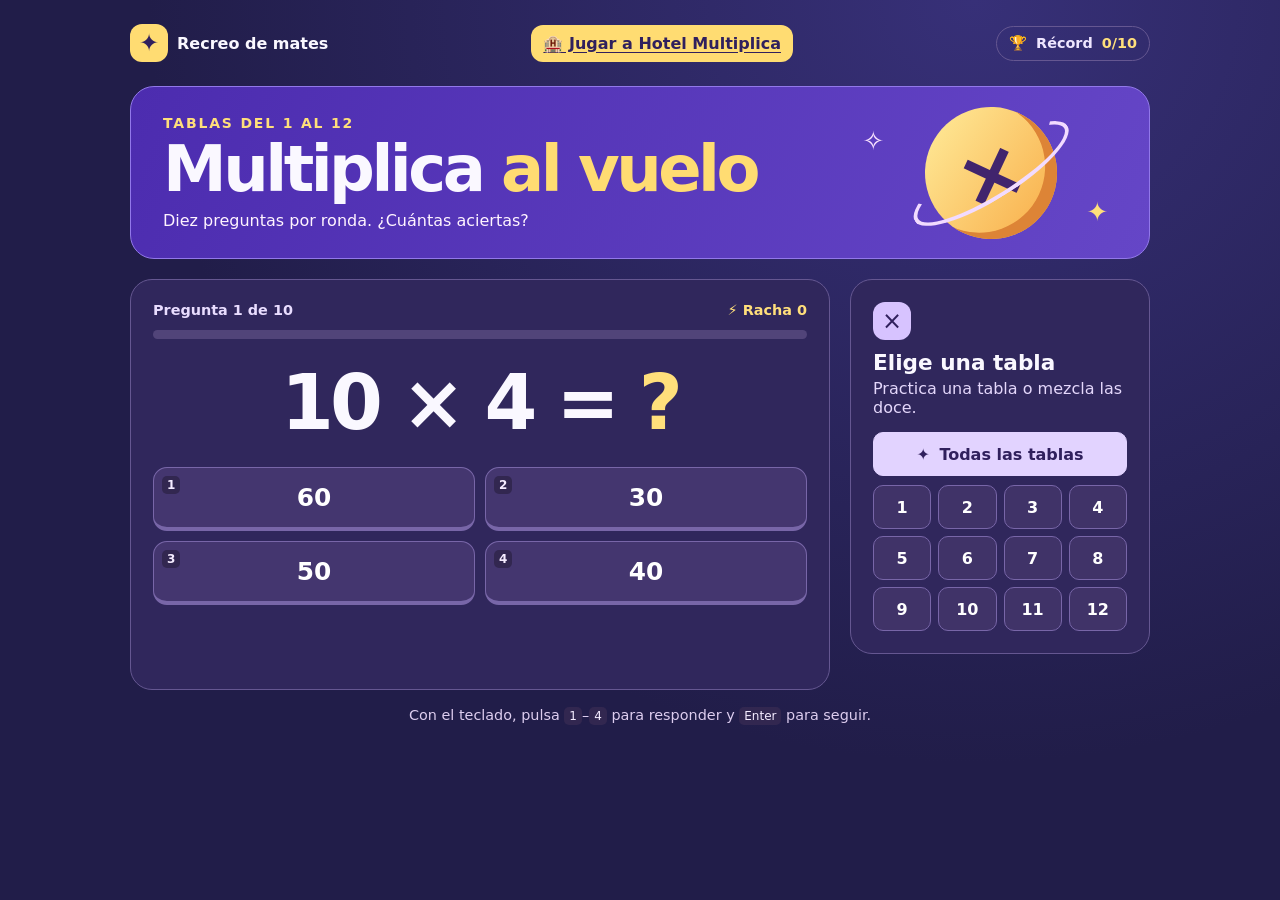
<file: index.html>
<!doctype html>
<html lang="es">
<head>
<meta charset="utf-8">
<meta name="viewport" content="width=device-width, initial-scale=1">
<meta name="theme-color" content="#24205a">
<title>Multiplica al vuelo</title>
<link rel="stylesheet" href="estilos.css">
<script src="juego.js" defer></script>
</head>
<body>
<main class="shell">
<header class="masthead">
  <div class="brand"><span class="logo" aria-hidden="true">✦</span> Recreo de mates</div>
  <a class="hotel-link" href="hotel/">🏨 Jugar a Hotel Multiplica</a>
  <div class="record"><span aria-hidden="true">🏆</span> Récord <strong id="record">0/10</strong></div>
</header>
<section class="hero">
  <p class="eyebrow">TABLAS DEL 1 AL 12</p>
  <h1>Multiplica <em>al vuelo</em></h1>
  <p>Diez preguntas por ronda. ¿Cuántas aciertas?</p>
  <div class="planet" aria-hidden="true"><span>×</span></div>
  <span class="spark s1" aria-hidden="true">✧</span><span class="spark s2" aria-hidden="true">✦</span>
</section>
<div class="layout">
  <section class="game" aria-label="Partida">
    <div class="game-head">
      <span id="progress-label">Pregunta 1 de 10</span>
      <span id="streak"><span aria-hidden="true">⚡</span> Racha 0</span>
    </div>
    <progress id="progress" value="0" max="10" aria-label="Preguntas respondidas"></progress>
    <div id="round">
      <h2 id="problem" tabindex="-1"></h2>
      <div id="answers" class="answers" aria-label="Opciones de respuesta"></div>
      <div class="feedback">
        <p id="message" role="status"></p>
        <button id="next" class="primary" type="button" hidden>Siguiente</button>
      </div>
    </div>
    <div id="summary" hidden>
      <div class="medal" aria-hidden="true">★</div>
      <h2 id="result" tabindex="-1"></h2>
      <p id="result-note"></p>
      <ul id="review"></ul>
      <button id="again" type="button" class="primary">Jugar otra vez</button>
    </div>
  </section>
  <aside class="settings" aria-labelledby="settings-title">
    <span class="tile" aria-hidden="true">×</span>
    <h2 id="settings-title">Elige una tabla</h2>
    <p>Practica una tabla o mezcla las doce.</p>
    <button type="button" class="mix" data-table="0" aria-pressed="true"><span aria-hidden="true">✦</span> Todas las tablas</button>
    <div id="tables" class="tables"></div>
  </aside>
</div>
<p class="keyboard">Con el teclado, pulsa <kbd>1</kbd>–<kbd>4</kbd> para responder y <kbd>Enter</kbd> para seguir.</p>
</main>
</body>
</html>
</file>
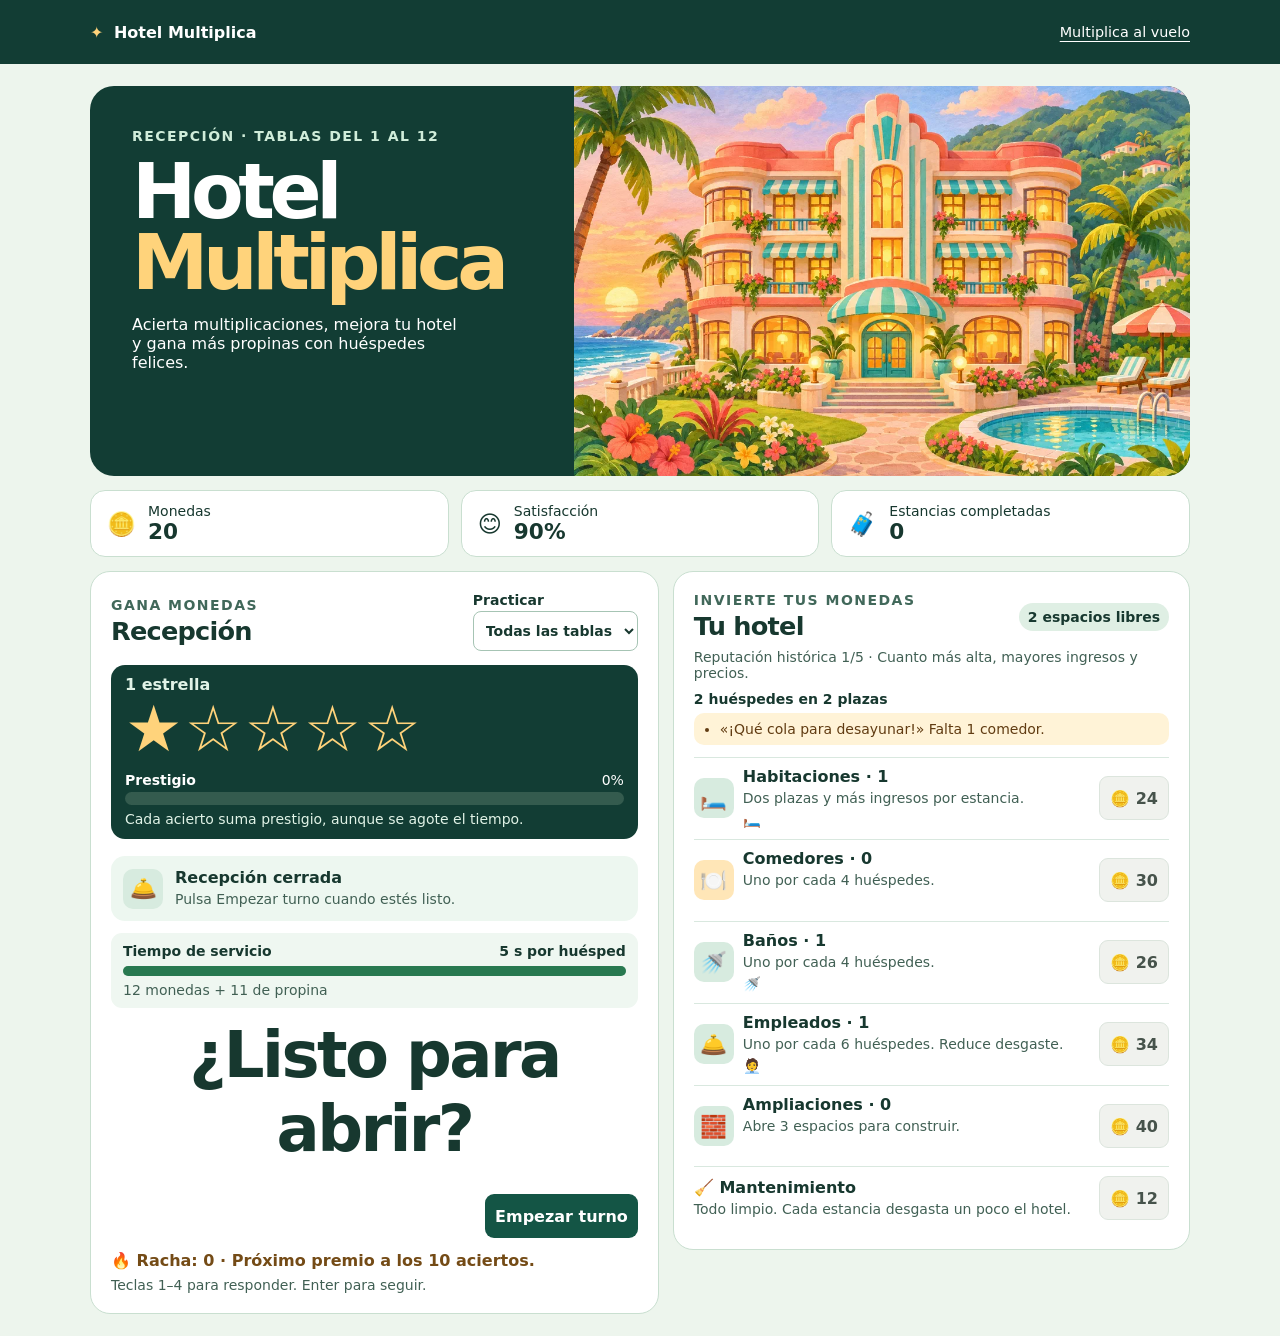
<file: hotel/index.html>
<!doctype html>
<html lang="es">
<head>
  <meta charset="utf-8">
  <meta name="viewport" content="width=device-width, initial-scale=1">
  <meta name="theme-color" content="#123d34">
  <title>Hotel Multiplica</title>
  <link rel="stylesheet" href="hotel.css?v=3">
  <script src="hotel.js?v=3" defer></script>
</head>
<body>
  <header class="top">
    <div class="wrap top-inner">
      <a class="brand" href="./"><span aria-hidden="true">✦</span> Hotel Multiplica</a>
      <a class="classic" href="../">Multiplica al vuelo</a>
    </div>
  </header>
  <main class="wrap">
    <section class="hero" aria-labelledby="title">
      <div class="hero-copy">
        <p class="eyebrow">Recepción · Tablas del 1 al 12</p>
        <h1 id="title">Hotel<br> <em>Multiplica</em></h1>
        <p>Acierta multiplicaciones, mejora tu hotel y gana más propinas con huéspedes felices.</p>
      </div>
      <img class="hotel-art" src="hotel.webp" alt="Ilustración de un hotel con tejados coral y palmeras">
    </section>
    <section class="stats" aria-label="Estado del hotel">
      <div class="stat"><span aria-hidden="true">🪙</span><div>Monedas<strong id="coins"></strong></div></div>
      <div class="stat"><span aria-hidden="true">😊</span><div>Satisfacción<strong id="happiness"></strong></div></div>
      <div class="stat"><span aria-hidden="true">🧳</span><div>Estancias completadas<strong id="stays"></strong></div></div>
    </section>
    <section id="awards" class="awards" aria-label="Premios del hotel" hidden></section>
    <div class="columns">
      <section class="panel reception" aria-labelledby="reception-title">
        <div class="panel-head">
          <div><p class="eyebrow">Gana monedas</p><h2 id="reception-title">Recepción</h2></div>
          <label for="table">Practicar
            <select id="table"><option value="0">Todas las tablas</option></select>
          </label>
        </div>
        <div class="rating">
          <strong id="rating"></strong>
          <span id="stars" aria-hidden="true"></span>
          <div class="prestige-head"><strong id="prestige-label">Prestigio</strong><span id="prestige-value" aria-hidden="true"></span></div>
          <progress id="prestige" max="100" value="0" aria-labelledby="prestige-label"></progress>
          <p id="pace"></p>
        </div>
        <div class="guest">
          <span id="avatar" class="avatar" aria-hidden="true"></span>
          <div><strong id="guest-name"></strong><p id="guest-request"></p></div>
        </div>
        <div class="service">
          <div class="timer-head"><strong id="time-label">Tiempo de servicio</strong><span id="time-text"></span></div>
          <div id="timer" class="timer" role="progressbar" aria-labelledby="time-label" aria-valuemin="0" aria-valuemax="5" aria-valuenow="5"><span></span></div>
          <p class="reward" id="reward"></p>
        </div>
        <h3 tabindex="-1" id="question"></h3>
        <div class="answers" id="answers" aria-label="Respuestas"></div>
        <div class="feedback">
          <p id="feedback" role="status"></p>
          <button id="next" type="button" class="primary" hidden>Siguiente huésped</button>
        </div>
        <p id="streak" class="streak"></p>
        <p id="event" class="event" role="status"></p>
        <p class="keyboard">Teclas 1–4 para responder. Enter para seguir.</p>
      </section>
      <section class="panel management" aria-labelledby="management-title">
        <div class="panel-head">
          <div><p class="eyebrow">Invierte tus monedas</p><h2 id="management-title">Tu hotel</h2></div>
          <span class="space" id="space"></span>
        </div>
        <p id="goal"></p>
        <p id="capacity"></p>
        <ul id="complaints" aria-label="Necesidades de los huéspedes"></ul>
        <div id="upgrades"></div>
        <div class="maintenance">
          <div><strong>🧹 Mantenimiento</strong><p id="condition"></p></div>
          <button id="clean" type="button" class="purchase">🪙 12</button>
        </div>
        <p id="hotel-message" role="status"></p>
      </section>
    </div>
  </main>
</body>
</html>
</file>
<file: estilos.css>
* { box-sizing: border-box; }
:root {
  color-scheme: dark;
  font-family: ui-rounded, "Trebuchet MS", system-ui, sans-serif;
  color: #faf8ff;
  background: #211d49;
}
body { margin: 0; min-height: 100vh; background: radial-gradient(ellipse at 76% 0%, #373078, transparent 60%); }
button { font: inherit; cursor: pointer; }
button:focus-visible, [tabindex="-1"]:focus-visible { outline: 3px solid #ffd966; outline-offset: 4px; }
[hidden] { display: none !important; }
.shell { width: min(100% - 32px, 1020px); margin: auto; padding: 24px 0; }
.masthead { display: flex; align-items: center; justify-content: space-between; gap: 12px; margin-bottom: 24px; }
.brand, .record { display: flex; align-items: center; gap: 9px; font-weight: 800; }
.logo, .tile { background: #ffdc72; color: #30205d; border-radius: 12px; display: inline-grid; place-items: center; width: 38px; height: 38px; font-size: 1.5rem; }
.record { border: 1px solid #655791; border-radius: 999px; padding: 8px 12px; color: #eee6ff; font-size: .9rem; }
.record strong { color: #ffdf7b; }
.hero { position: relative; isolation: isolate; overflow: hidden; background: linear-gradient(115deg, #4c2caf, #6546c7); border: 1px solid #9278ea; border-radius: 24px; padding: 28px 32px; margin-bottom: 20px; }
.hero p { margin: 0; color: #fff4ff; }
.hero .eyebrow { color: #ffdf7b; font-size: .875rem; font-weight: 900; letter-spacing: .13em; }
h1 { margin: 5px 0 8px; font-size: clamp(2.25rem, 6vw, 4rem); line-height: 1.05; letter-spacing: -.055em; }
h1 em { color: #ffdc72; font-style: normal; }
.planet { position: absolute; z-index: -1; width: 132px; height: 132px; right: 9%; top: 50%; transform: translateY(-50%) rotate(-20deg); display: grid; place-items: center; border-radius: 50%; background: linear-gradient(145deg,#ffec9a,#f8ab46); color: #41246d; font-size: 5.1rem; font-weight: 900; box-shadow: inset -9px -10px 0 #dd8436; }
.planet::after { content: ""; position: absolute; width: 172px; height: 43px; border: 4px solid #f2dbff; border-top-color: transparent; border-radius: 50%; transform: rotate(-12deg); }
.spark { position: absolute; color: #fbe4ff; font-size: 1.65rem; z-index: -1; }
.s1 { right: 26%; top: 22%; } .s2 { right: 4%; bottom: 18%; color: #ffdf7b; }
.layout { display: grid; grid-template-columns: minmax(0, 1fr) minmax(230px, 300px); gap: 20px; align-items: start; }
.game, .settings { border-radius: 22px; border: 1px solid #655791; background: #30275c; padding: 22px; }
.game-head { display: flex; justify-content: space-between; gap: 12px; font-size: .9rem; font-weight: 800; color: #e9ddff; }
#streak { color: #ffdf7b; }
progress { width: 100%; height: 9px; appearance: none; display: block; margin-top: 12px; border: none; border-radius: 12px; background: #514479; overflow: hidden; }
progress::-webkit-progress-bar { background: #514479; }
progress::-webkit-progress-value { background: #be9cff; border-radius: 12px; }
progress::-moz-progress-bar { background: #be9cff; }
#problem { margin: 20px 0; text-align: center; font-size: clamp(2.8rem, 8vw, 4.75rem); line-height: 1.15; letter-spacing: -.05em; }
#problem span { color: #ffdf7b; }
.answers { display: grid; grid-template-columns: repeat(2, minmax(0, 1fr)); gap: 10px; }
.answer { position: relative; min-height: 64px; border-radius: 14px; border: 1px solid #7866a8; border-bottom-width: 4px; background: #44366f; color: #fff; font-size: 1.55rem; font-weight: 900; }
.answer kbd { position: absolute; top: 8px; left: 8px; font-weight: 700; }
.answer:hover:not(:disabled), .tables button:hover, .mix:hover { background: #58458b; }
.answer:disabled { cursor: default; }
.answer.correct { background: #235e4d; border-color: #87e9b9; }
.answer.incorrect { background: #713d68; border-color: #ff9bb5; }
.feedback { min-height: 62px; display: flex; align-items: center; justify-content: space-between; gap: 10px; padding-top: 10px; }
#message { margin: 0; color: #f1e4ff; }
.primary { background: #ffdc72; color: #291e52; border: none; border-radius: 12px; min-height: 44px; padding: 8px 16px; font-weight: 900; }
.primary:hover { background: #ffebaa; }
.settings h2 { margin: 10px 0 4px; font-size: 1.35rem; }
.settings p { margin: 0 0 15px; color: #e4d7fb; }
.tile { background: #d7c3ff; }
.mix, .tables button { border: 1px solid #7866a8; color: #fff; background: #403368; border-radius: 10px; min-height: 44px; font-weight: 800; }
.mix { width: 100%; margin-bottom: 9px; }
.mix span { padding-right: 4px; }
.tables { display: grid; grid-template-columns: repeat(4, minmax(0,1fr)); gap: 7px; }
button[aria-pressed="true"], button[aria-pressed="true"]:hover { background: #e2d3ff; color: #30205d; border-color: #e2d3ff; }
.keyboard { color: #ddcdef; text-align: center; font-size: .9rem; margin: 17px 0 0; }
kbd { display: inline-block; border-radius: 5px; color: #f5ecff; background: #322750; padding: 2px 5px; font: inherit; font-size: .75rem; }
#summary { text-align: center; padding-top: 18px; }
#summary h2 { margin: 8px 0; font-size: 2rem; }
.medal { color: #ffdc72; font-size: 3rem; line-height: 1; }
#review { max-width: 300px; margin: 12px auto 18px; list-style: none; padding: 0; color: #f2e8ff; }
#review li { padding: 3px; }
@media (max-width: 700px) {
  .layout { grid-template-columns: 1fr; }
  .planet { width: 74px; height: 74px; font-size: 2.8rem; right: 7%; top: 39%; }
  .planet::after { width: 92px; height: 24px; border-width: 3px; }
  .s1 { display: none; }
  .hero { padding: 24px 20px; }
  .hero h1 { max-width: calc(100% - 85px); }
}
@media (max-width: 380px) {
  .planet, .spark { display: none; }
  .hero h1 { max-width: none; }
  .game, .settings { padding: 16px; }
}

.masthead { flex-wrap: wrap; }
.hotel-link { color: #30205d; background: #ffdc72; border-radius: 12px; padding: 9px 12px; font-weight: 850; text-underline-offset: 3px; }
.hotel-link:hover { background: #ffebaa; }
</file>
<file: hotel/hotel.css>
:root {
  color-scheme: light;
  font-family: system-ui, sans-serif;
  color: #17382f;
  background: #edf5ed;
}
* { box-sizing: border-box; }
body { margin: 0; }
[hidden] { display: none !important; }
.wrap { width: min(1100px, calc(100% - 32px)); margin-inline: auto; }
.top { background: #123d34; color: white; }
.top-inner { display: flex; justify-content: space-between; align-items: center; gap: 12px; min-height: 64px; }
.top a { color: inherit; }
.brand { font-weight: 850; text-decoration: none; }
.brand span { color: #ffd37b; margin-right: 5px; }
.classic { font-size: .9rem; text-underline-offset: 4px; }
.hero { margin-top: 22px; border-radius: 24px; background: #123d34; color: white; overflow: hidden; display: grid; grid-template-columns: 44% 56%; }
.hero-copy { padding: clamp(22px, 4vw, 42px); }
.eyebrow { margin: 0; text-transform: uppercase; letter-spacing: .105em; font-weight: 800; font-size: .875rem; }
.hero .eyebrow { color: #d0edda; }
h1 { font-size: clamp(3rem, 6vw, 5.3rem); line-height: .93; letter-spacing: -.07em; margin: 12px 0; }
h1 em { color: #ffd37b; font-style: normal; }
.hero-copy > p:not(.eyebrow) { max-width: 33ch; }
.hotel-art { width: 100%; height: 100%; max-height: 390px; object-fit: cover; min-height: 0; display: block; }
.rating { background: #123d34; color: #fff; border-radius: 14px; padding: 10px 14px 12px; margin-top: 14px; }
#rating { display: block; color: #e1f3e7; }
#stars { display: block; color: #ffd37b; font-size: clamp(2.4rem, 5vw, 4.25rem); line-height: 1.1; letter-spacing: .035em; }
.prestige-head { display: flex; justify-content: space-between; gap: 8px; margin: 8px 0 4px; font-size: .875rem; }
#prestige { display: block; width: 100%; height: 13px; appearance: none; border: 0; border-radius: 999px; overflow: hidden; background: #345b4e; }
#prestige::-webkit-progress-bar { background: #345b4e; }
#prestige::-webkit-progress-value { background: #ffd37b; border-radius: 999px; transition: width .25s ease; }
#prestige::-moz-progress-bar { background: #ffd37b; border-radius: 999px; }
#pace { margin: 6px 0 0; color: #e1f3e7; font-size: .875rem; }
.stats { display: grid; grid-template-columns: repeat(3, 1fr); gap: 12px; margin: 14px 0; }
.stat { background: #fff; border: 1px solid #c9dfd0; border-radius: 15px; display: flex; align-items: center; gap: 12px; padding: 12px 16px; font-size: .875rem; }
.stat > span { font-size: 1.45rem; }
.stat strong { display: block; font-size: 1.35rem; }
.columns { display: grid; grid-template-columns: 1.1fr 1fr; gap: 14px; align-items: start; margin-bottom: 22px; }
.panel { background: #fff; border: 1px solid #c9dfd0; border-radius: 20px; padding: 20px; }
.panel-head { display: flex; align-items: center; justify-content: space-between; gap: 12px; }
.panel-head .eyebrow { color: #41685a; }
h2 { margin: 3px 0 0; font-size: 1.6rem; letter-spacing: -.03em; }
label { display: grid; gap: 3px; font-size: .875rem; font-weight: 700; }
button, select { font: inherit; }
select { border: 1px solid #a6c4b4; background: white; color: inherit; padding: 8px; border-radius: 8px; min-height: 40px; }
button { cursor: pointer; }
button:disabled { cursor: default; }
:focus-visible { outline: 3px solid #9b4a22; outline-offset: 3px; }
.guest { display: flex; align-items: center; gap: 12px; background: #edf7f0; border-radius: 14px; padding: 12px; margin-top: 17px; }
.avatar, .upgrade-icon { display: grid; place-items: center; flex: 0 0 40px; min-height: 40px; background: #d7ebdf; border-radius: 10px; font-size: 1.35rem; }
.guest p, .upgrade p, .maintenance p { margin: 3px 0 0; font-size: .875rem; line-height: 1.35; color: #416054; }
.reward { margin: 11px 0 0; color: #416054; font-size: .875rem; }
#question { margin: 10px 0 14px; font-size: clamp(2.4rem, 7vw, 4rem); text-align: center; letter-spacing: -.04em; }
.answers { display: grid; grid-template-columns: repeat(2, 1fr); gap: 8px; }
.answer { position: relative; color: inherit; border: 1px solid #a8c9b7; border-bottom-width: 3px; background: #f3faf5; border-radius: 11px; min-height: 54px; font-size: 1.4rem; font-weight: 800; }
.answer:hover:not(:disabled) { background: #def3e5; }
.answer kbd { position: absolute; left: 8px; top: 6px; font-size: .75rem; color: #416054; }
.answer.correct { background: #d3f3d5; border-color: #448455; }
.answer.incorrect { background: #ffe3df; border-color: #ae584d; }
.feedback { display: flex; justify-content: space-between; align-items: center; gap: 8px; min-height: 64px; padding-top: 8px; }
.feedback p { margin: 0; }
.primary, .purchase { border-radius: 9px; padding: 8px 10px; min-height: 44px; font-weight: 800; }
.primary { border: 0; background: #145545; color: white; }
.primary:hover { background: #1e6c57; }
.keyboard { color: #416054; font-size: .875rem; margin: 7px 0 0; }
.space { font-size: .875rem; border-radius: 999px; padding: 6px 9px; background: #dfefe4; font-weight: 750; text-align: center; }
#goal { color: #416054; font-size: .875rem; margin: 8px 0 10px; }
.upgrade, .maintenance { display: flex; align-items: center; gap: 9px; border-top: 1px solid #d9e8df; padding: 9px 0; }
.upgrade > div, .maintenance > div { flex: 1; }
.purchase { background: #fff0c8; color: #503908; border: 1px solid #ebc978; min-width: 69px; }
.purchase:hover:not(:disabled) { background: #ffe2a0; }
.purchase:disabled { background: #f0f2ee; color: #46534b; border-color: #dce5dd; }
#hotel-message { margin: 4px 0 0; color: #285244; font-weight: 650; }
#hotel-message:empty { display: none; }
@media (max-width: 740px) {
  .columns { grid-template-columns: 1fr; }
  .hero { grid-template-columns: 1fr 1fr; }
  .hotel-art { max-height: none; }
}
@media (max-width: 480px) {
  .hero { grid-template-columns: 1fr; }
  .hero-copy { padding: 19px; }
  h1 br { display: none; }
  .hotel-art { height: 165px; }
  .stats { gap: 6px; }
  .stat { display: block; padding: 8px; font-size: .8rem; }
  .stat strong { font-size: 1.15rem; }
  .panel { padding: 14px; }
  .upgrade-icon { flex-basis: 32px; min-height: 36px; }
}

.service { margin-top: 12px; padding: 10px 12px; background: #eff7f1; border-radius: 11px; }
.timer-head { display: flex; justify-content: space-between; gap: 8px; font-size: .875rem; }
#time-text { font-variant-numeric: tabular-nums; font-weight: 800; }
.timer { position: relative; height: 10px; margin-top: 7px; background: #d8e8de; border-radius: 12px; overflow: hidden; }
.timer span { display: block; width: 100%; height: 100%; background: #287950; transform-origin: left; }
.timer[data-target="marked"]::after { content: ""; position: absolute; inset: 0 var(--target) 0 auto; border-left: 2px solid white; }
.timer[data-phase="medium"] span { background: #a45d13; }
.timer[data-phase="slow"] span { background: #a53935; }
.reward { margin-top: 6px; font-variant-numeric: tabular-nums; }
.streak { font-weight: 750; margin: 7px 0 0; color: #744b16; }
#capacity { margin: 0 0 6px; font-weight: 700; font-size: .875rem; }
#complaints { margin: 0 0 12px; padding: 8px 12px 8px 26px; background: #fff3d7; border-radius: 10px; color: #613c12; font-size: .875rem; }
#complaints li + li { margin-top: 4px; }
.inventory { display: flex; gap: 3px; align-items: center; min-height: 18px; margin-top: 4px; font-size: .9rem; }
.inventory span { display: inline-block; }
.inventory b { font-size: .75rem; margin-left: 3px; }
.upgrade[data-shortage="true"] .upgrade-icon { background: #ffe6b7; }
.awards { display: flex; flex-wrap: wrap; gap: 8px; margin: 0 0 14px; }
.award { background: #fff0c8; color: #503908; border-radius: 999px; padding: 7px 11px; font-size: .875rem; font-weight: 800; animation: reward-in .5s both; }
@keyframes reward-in { 50% { transform: translateY(-5px) scale(1.15); } }
@media (prefers-reduced-motion: reduce) { .award { animation: none; } #prestige::-webkit-progress-value { transition: none; } }
.event { padding: 8px 10px; border-radius: 9px; margin: 8px 0; background: #e7f4df; color: #245331; font-weight: 650; }
.event[data-kind="bad"] { background: #ffe9e3; color: #7b312a; }
.event:empty { display: none; }
</file>
